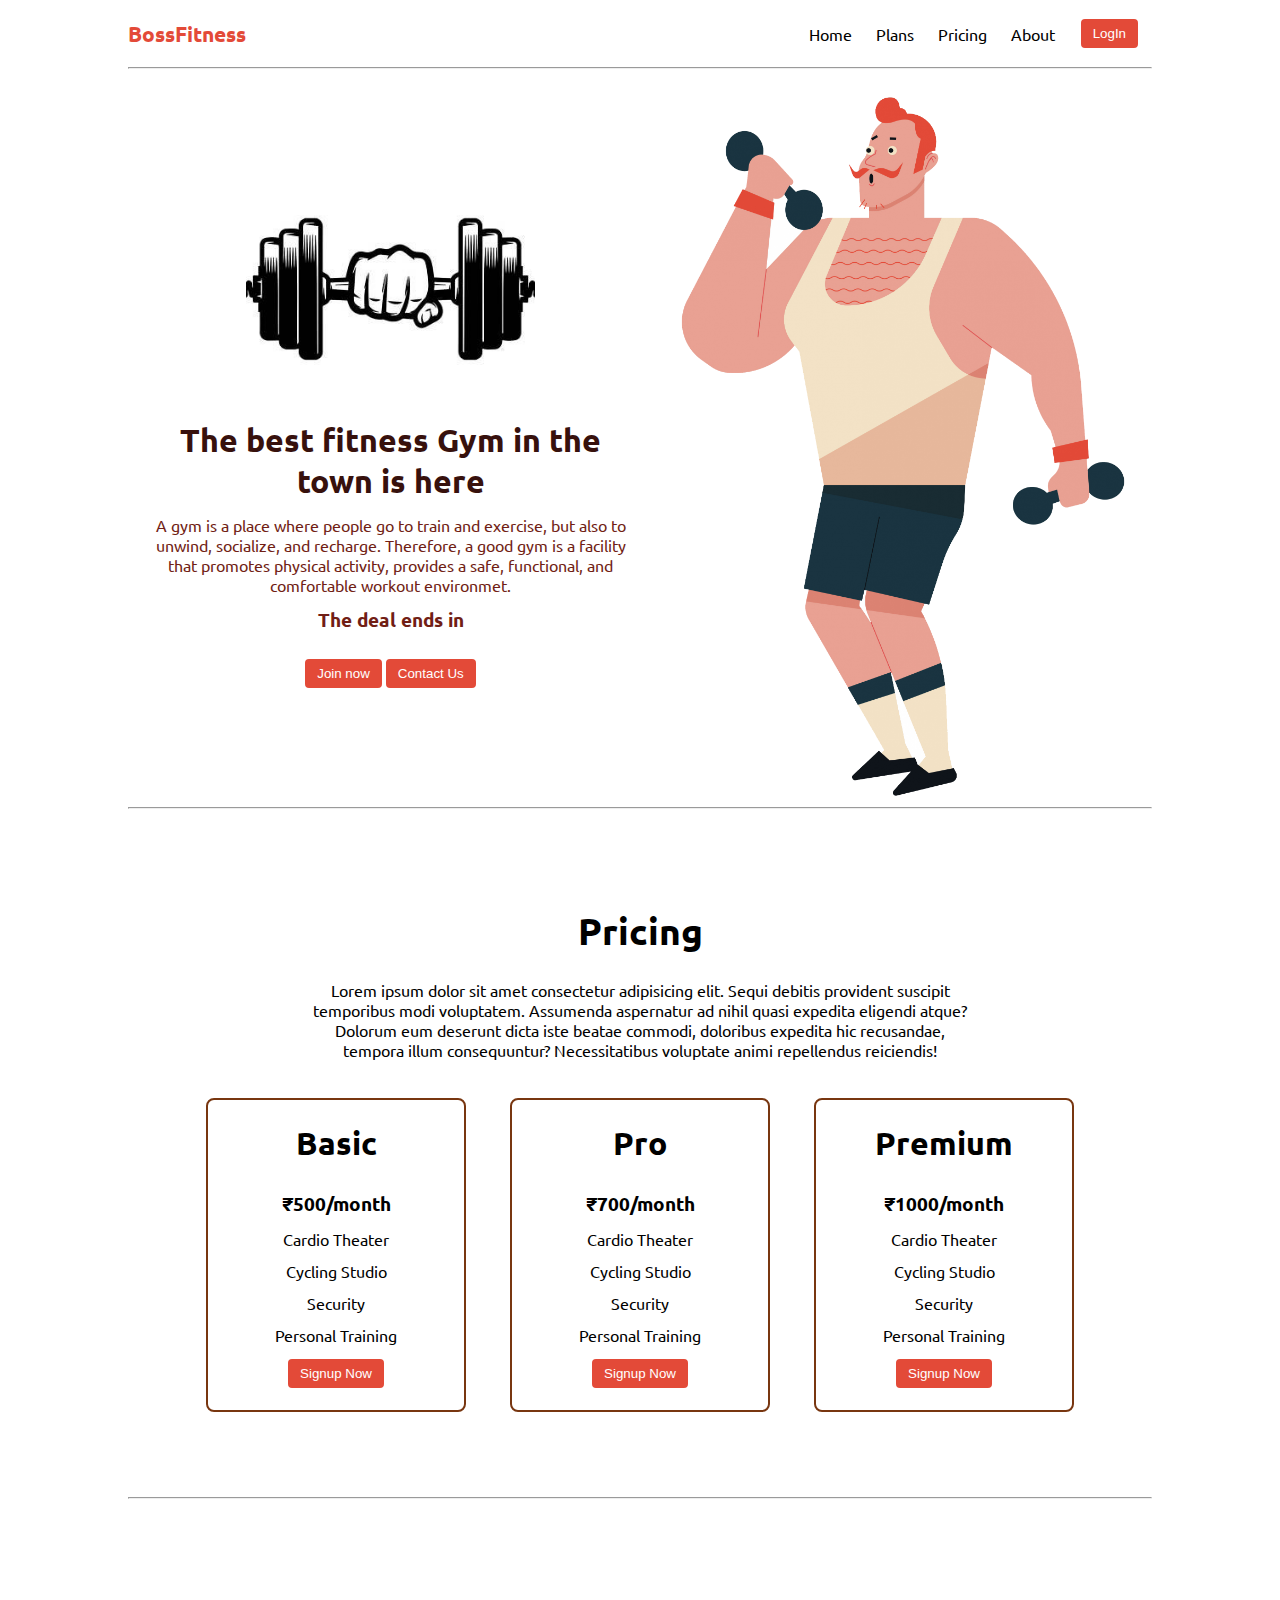
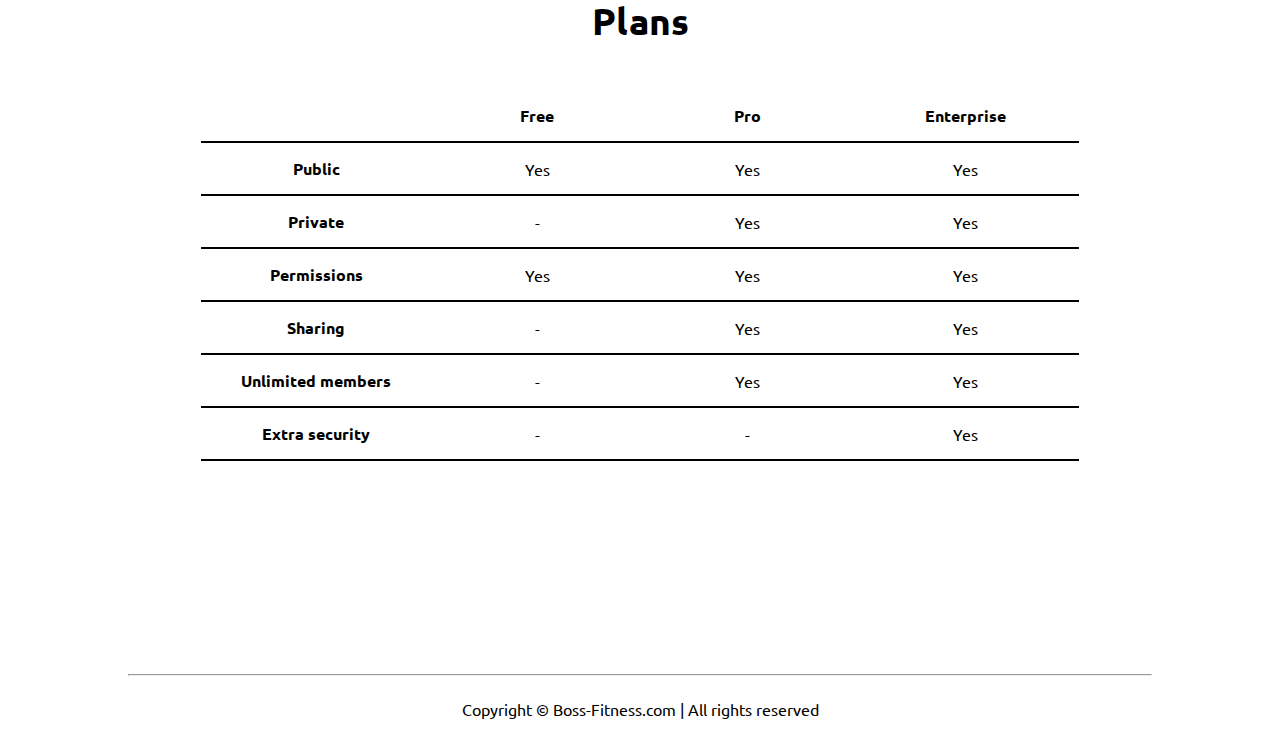
<file: index.html>
<!DOCTYPE html>
<html lang="en">

<head>
    <meta charset="UTF-8">
    <meta http-equiv="X-UA-Compatible" content="IE=edge">
    <meta name="viewport" content="width=device-width, initial-scale=1.0">
    <title>HarryFitness - The best fitness gym in the town</title>
    <link rel="stylesheet" href="style.css">
    <script src="timer.js"></script>
    <link rel="stylesheet" href="utils.css">
</head>

<body class='overflow-x-hidden'>
    <div class="container mx-auto">
        <header>
            <nav class="flex justify-between" >
                <div class="logo font-bold flex items-center text-blue">BossFitness</div>
                <ul class="navbar flex items-center" id="navbar">
                   <li class="navbar-hover">Home</li>
                   <li class="navbar-hover">Plans</li>
                   <li class="navbar-hover">Pricing</li>
                   <li class="navbar-hover">About</li>
                   <!-- <li><a href="login.html" target="_blank">Log</a></li>
                    <li><button class="btn">LogIn</button></li> -->
                    <li><a href="login.html"><button class="btn">LogIn</button></a></li>
                </ul>
            </nav>
            <hr>
        </header>
        <main class="min-h-screen">
            <section class="section1">
                <div class="flex">
                    <div class="topleft flex flex-col justify-center px-2">
                        <div class=" text-center">
                            <img class="dumbellimg" src="dumbell.png" alt="">
                        </div>
                        <h1 class="my-1 text-center">The best fitness Gym in the town is here</h1>
                        <p class=" text-center">A gym is a place where people go to train and exercise, but also to unwind, socialize, and recharge. Therefore, a good gym is a facility that promotes physical activity, provides a safe, functional, and comfortable workout environmet.</p>
                            <!-- Display the countdown timer in an element -->
                            <p class="deal text-center">The deal ends in <span id="demo"></span></p>
                            <div class="buttons">
                                <a href="joinus.html"><button class="btn">Join now</button></a>
                                
                                <a href="contact.html"><button class="btn">Contact Us</button></a>
                            
                            </div>
                    </div>
                    <div class="topright flex justify-center">
                        <img class="gymimg" src="gym.png" alt="">
                    </div>
                </div>
            </section>
            <hr>
            <section class="section2">
                <h1 class="text-center my-2">Pricing</h1>
                <p class="my-2">Lorem ipsum dolor sit amet consectetur adipisicing elit. Sequi debitis provident
                    suscipit temporibus modi voluptatem. Assumenda aspernatur ad nihil quasi expedita eligendi atque?
                    Dolorum eum deserunt dicta iste beatae commodi, doloribus expedita hic recusandae, tempora illum
                    consequuntur? Necessitatibus voluptate animi repellendus reiciendis!</p>
                <div class="boxes flex justify-center">
                    <div class="box">
                        <h2>Basic</h2>
                        <ul>
                            <li class="highlighted">₹500/month</li>
                            <li>Cardio Theater</li>
                            <li>Cycling Studio</li>
                            <li>Security</li>
                            <li>Personal Training</li>
                            <li><a href="joinus.html"><button class="btn">Signup Now</button></a></li>
                        </ul>
                        </ul>
                    </div>
                    <div class="box">
                        <h2>Pro</h2>
                        <ul>
                            <li class="highlighted">₹700/month</li>
                            <li>Cardio Theater</li>
                            <li>Cycling Studio</li>
                            <li>Security</li>
                            <li>Personal Training</li>
                            <li><a href="joinus.html"><button class="btn">Signup Now</button></a></li>
                        </ul>
                    </div>
                    <div class="box">
                        <h2>Premium</h2>
                        <ul>
                            <li class="highlighted">₹1000/month</li>
                            <li>Cardio Theater</li>
                            <li>Cycling Studio</li>
                            <li>Security</li>
                            <li>Personal Training</li>
                            <li><a href="joinus.html"><button class="btn">Signup Now</button></a></li>
                        </ul>
                        </ul>
                    </div>

                </div>
            </section>
            <hr>
            <section class="section3">
                <h1 class="text-center my-2">Plans</h1>
                <div class="container plantable">
                    <table class="table text-center">
                      <thead>
                        <tr>
                          <th></th><th>Free</th>
                          <th>Pro</th>
                          <th>Enterprise</th>
                        </tr>
                      </thead>
                      <tbody>
                        <tr>
                          <th scope="row" class="text-start">Public</th>
                          <td>Yes</svg></td>
                          <td>Yes</svg></td>
                          <td>Yes</svg></td>
                        </tr>
                        <tr>
                          <th scope="row" class="text-start">Private</th>
                          <td>-</td>
                          <td>Yes</svg></td>
                          <td>Yes</svg></td>
                        </tr>
                      </tbody>
              
                      <tbody>
                        <tr>
                          <th scope="row" class="text-start">Permissions</th>
                          <td>Yes</svg></td>
                          <td>Yes</svg></td>
                          <td>Yes</svg></td>
                        </tr>
                        <tr>
                          <th scope="row" class="text-start">Sharing</th>
                          <td>-</td>
                          <td>Yes</svg></td>
                          <td>Yes</svg></td>
                        </tr>
                        <tr>
                          <th scope="row" class="text-start">Unlimited members</th>
                          <td>-</td>
                          <td>Yes</svg></td>
                          <td>Yes</svg></td>
                        </tr>
                        <tr>
                          <th scope="row" class="text-start">Extra security</th>
                          <td>-</td>
                          <td>-</td>
                          <td>Yes</svg></td>
                        </tr>
                      </tbody>
                    </table>
            </section>
            <hr>
        </main>

        
        <footer>
            Copyright &copy; Boss-Fitness.com | All rights reserved
        </footer>

    </div>
</body>

</html>
</file>
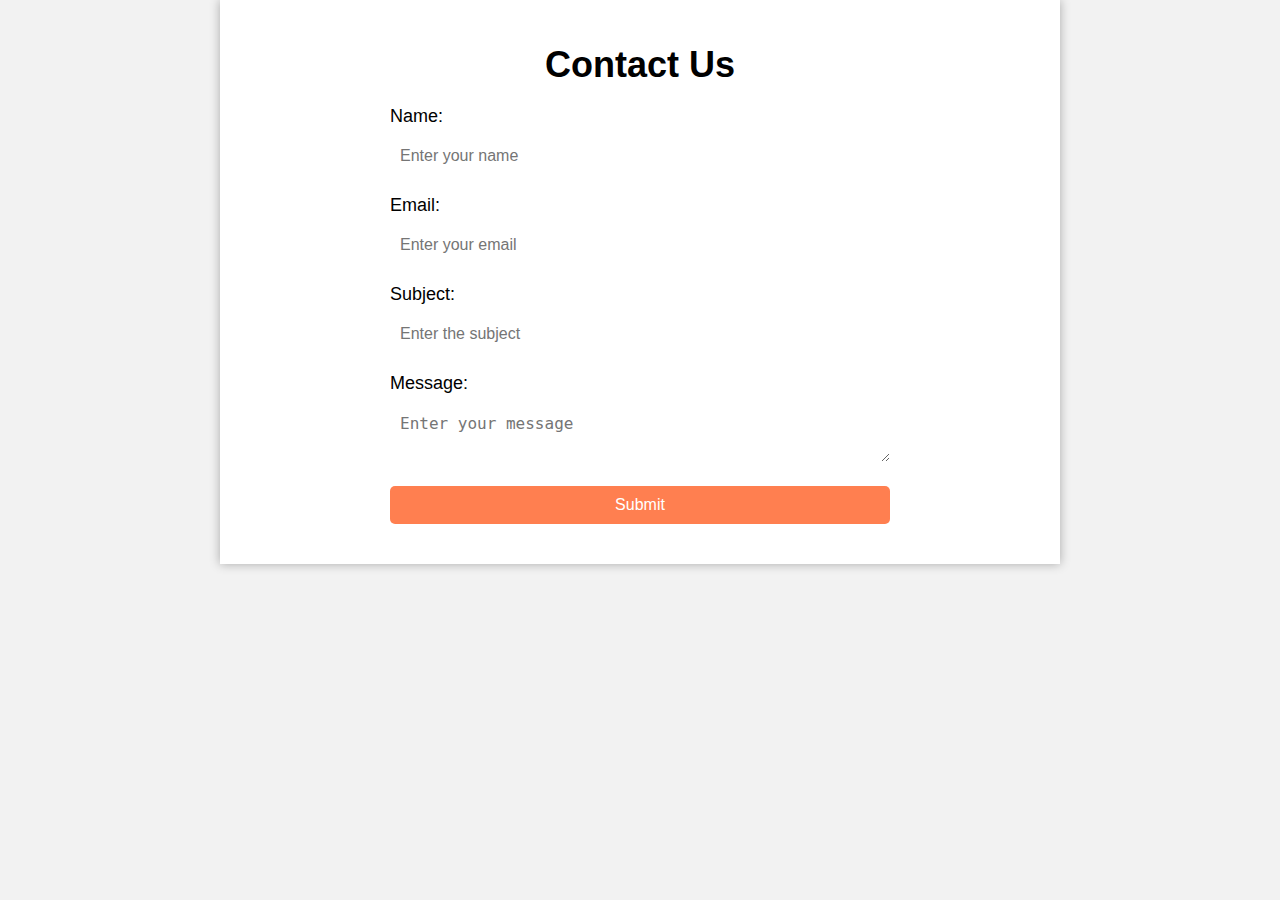
<file: contact.html>
<!DOCTYPE html>
<html>
<head>
	<title>Contact Us - Gym Website</title>
	<style>
		body {
			font-family: Arial, sans-serif;
			background-color: #f2f2f2;
			margin: 0;
			padding: 0;
		}

		.container {
			max-width: 800px;
			margin: 0 auto;
			padding: 20px;
			background-color: #fff;
			box-shadow: 0 0 10px rgba(0,0,0,0.3);
		}

		h1 {
			font-size: 36px;
			margin-bottom: 20px;
			text-align: center;
		}

		form {
			max-width: 500px;
			margin: 0 auto;
		}

		label {
			display: block;
			font-size: 18px;
			margin-bottom: 10px;
		}

		input, textarea {
			font-size: 16px;
			padding: 10px;
			border-radius: 5px;
			border: none;
			width: 100%;
			margin-bottom: 20px;
			box-sizing: border-box;
		}

		input[type="submit"] {
			background-color: #ff7f50;
			color: #fff;
			cursor: pointer;
		}

		input[type="submit"]:hover {
			background-color: #ff6347;
		}

		@media (max-width: 768px) {
			h1 {
				font-size: 24px;
			}

			form {
				max-width: 100%;
			}
		}
	</style>
</head>
<body>
	<div class="container">
		<h1>Contact Us</h1>
		<form action="#" method="post">
			<label for="name">Name:</label>
			<input type="text" id="name" name="name" placeholder="Enter your name" required>

			<label for="email">Email:</label>
			<input type="email" id="email" name="email" placeholder="Enter your email" required>

			<label for="subject">Subject:</label>
			<input type="text" id="subject" name="subject" placeholder="Enter the subject" required>

			<label for="message">Message:</label>
			<textarea id="message" name="message" placeholder="Enter your message" required></textarea>

			<input type="submit" value="Submit">
		</form>
	</div>
</body>
</html>
</file>
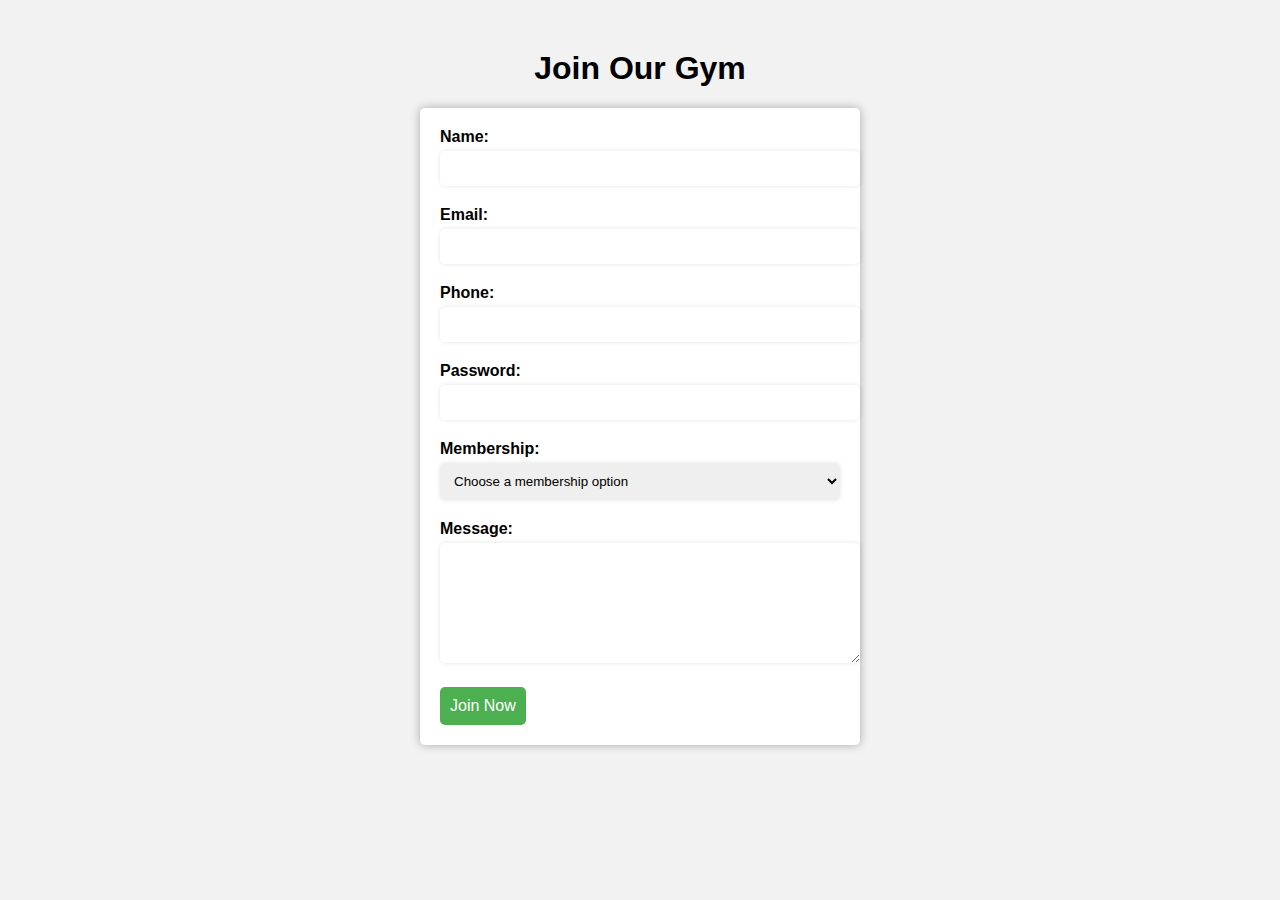
<file: joinus.html>
<!DOCTYPE html>
<html>
<head>
	<title>Join Our Gym</title>
	<style>
		body {
			font-family: Arial, sans-serif;
			background-color: #f2f2f2;
		}
		h1 {
			text-align: center;
			margin-top: 50px;
		}
		form {
			width: 400px;
			margin: 0 auto;
			background-color: #fff;
			padding: 20px;
			border-radius: 5px;
			box-shadow: 0 0 10px rgba(0, 0, 0, 0.3);
		}
		input[type="text"], input[type="email"], input[type="password"], select {
			width: 100%;
			padding: 10px;
			margin-bottom: 20px;
			border: none;
			border-radius: 5px;
			box-shadow: 0 0 5px rgba(0, 0, 0, 0.1);
		}
		input[type="submit"] {
			background-color: #4CAF50;
			color: #fff;
			border: none;
			border-radius: 5px;
			padding: 10px;
			cursor: pointer;
			font-size: 16px;
			transition: background-color 0.3s ease;
		}
		input[type="submit"]:hover {
			background-color: #3e8e41;
		}
		label {
			display: block;
			margin-bottom: 5px;
			font-weight: bold;
		}
		textarea {
			width: 100%;
			height: 100px;
			padding: 10px;
			margin-bottom: 20px;
			border: none;
			border-radius: 5px;
			box-shadow: 0 0 5px rgba(0, 0, 0, 0.1);
		}
	</style>
</head>
<body>
	<h1>Join Our Gym</h1>
	<form action="#" method="post">
		<label for="name">Name:</label>
		<input type="text" id="name" name="name" required>

		<label for="email">Email:</label>
		<input type="email" id="email" name="email" required>

		<label for="phone">Phone:</label>
		<input type="text" id="phone" name="phone" required>

		<label for="password">Password:</label>
		<input type="password" id="password" name="password" required>

		<label for="membership">Membership:</label>
		<select id="membership" name="membership" required>
			<option value="">Choose a membership option</option>
			<option value="basic">Basic</option>
			<option value="pro">Pro</option>
			<option value="premium">Premium</option>
		</select>

		<label for="message">Message:</label>
		<textarea id="message" name="message"></textarea>

		<input type="submit" value="Join Now">
	</form>
</body>
</html>
</file>
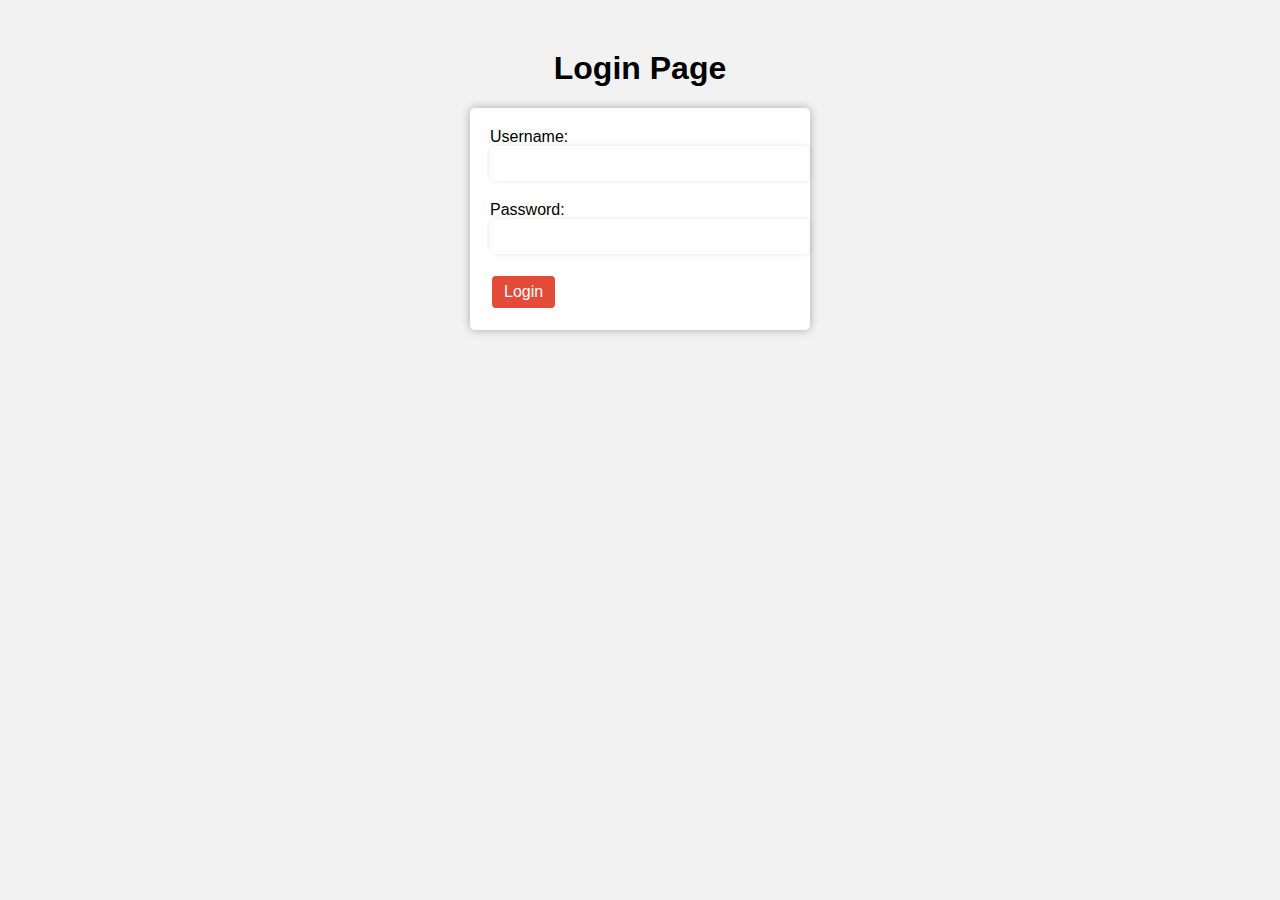
<file: login.html>
<!DOCTYPE html>
<html>
  <head>
    <title>Login Page</title>
    <style>
      body {
        font-family: Arial, sans-serif;
        background-color: #f2f2f2;
      }
      h1 {
        text-align: center;
        margin-top: 50px;
      }
      form {
        width: 300px;
        margin: 0 auto;
        background-color: #fff;
        padding: 20px;
        border-radius: 5px;
        box-shadow: 0 0 10px rgba(0, 0, 0, 0.3);
      }
      input[type="text"],
      input[type="password"] {
        width: 100%;
        padding: 10px;
        margin-bottom: 20px;
        border: none;
        border-radius: 5px;
        box-shadow: 0 0 5px rgba(0, 0, 0, 0.1);
      }
      input[type="submit"] {
        background-color: rgb(227 74 56);
        padding: 7px 12px;
        border: 2px solid white;
        border-radius: 6px;
        cursor: pointer;
        color: white;
        background-color: rgb(227 74 56);

        font-size: 16px;
        transition: background-color 0.3s ease;
      }
      input[type="submit"]:hover {
        background-color: #3e8e41;
      }
    </style>
  </head>
  <body>
    <h1>Login Page</h1>
    <form action="#" method="post">
      <label for="username">Username:</label>
      <input type="text" id="username" name="username" required />
      <label for="password">Password:</label>
      <input type="password" id="password" name="password" required />
      <input type="submit" value="Login" />
    </form>
  </body>
</html>
</file>
<file: style.css>
@import url('https://fonts.googleapis.com/css2?family=Ubuntu:wght@300&display=swap');

html {
    scroll-behavior: smooth;
  }
  
*{
    margin: 0;
    padding: 0;
}

.container{
    max-width: 80vw;
    font-family: 'Ubuntu', sans-serif;
}

.navbar{
    display: flex;
    height: 67px;
}
.navbar li{
    list-style: none;
    margin: 0 12px;
}

.topleft{
    width: 50%;
}

.topright{ 
    width: 50%;
}

.section1{
   max-height: 100vh; 
   color: #711e15;
}

.section1 h1{
    color: #37110d;
    font-size: 2rem;
}

.logo{
    font-size: 1.3rem;
}

.dumbellimg{
    width: 289px;
}

.topright .gymimg{
    width: 466px;
}

.section2{
    padding: 73px;
}

.section2 h1{
    font-size: 2.3rem;
}

.section2 p{
    padding: 0 8vw;
    text-align: center;
}

.box{
    padding: 8px 0;
    margin: 12px 22px;
    min-width: 20vw;
    border: 2px solid rgb(120, 54, 16);
    border-radius: 8px;
    text-align: center;
}

.box h2{
    font-size: 2rem;
    padding: 15px 0;
}

.highlighted{
    font-size: 1.2rem;
    font-weight: bolder;
}

.box ul{
    list-style-type: none;
}

.box ul li{
   margin: 12px 2px;
}

.plantable{
    display: flex;
    justify-content: center;
    align-items: center;
}

.section3 table{
    width: 100%;
    margin-bottom: 140px;
    margin-top: 20px;
    border-collapse: collapse;
}

.section3 table th{ 
    width: 23vw; 
    border-bottom: 2px solid black;
    padding: 15px 0;
} 

.section3 table td{   
    border-bottom: 2px solid black; 
} 
 

.section3 h1{
    font-size: 2.3rem;
}

.section3{
    padding: 73px;
}

footer{
    padding: 23px;
    text-align: center;
}
.buttons{
    display: flex;
    justify-content: center;
    align-items: center;
    margin: 12px;
}

.deal{
    font-size: 1.2rem;
    font-weight: bolder;
    margin: 12px 0;
}

text-center p{
    font-family: cursive, Arial, Helvetica, sans-serif;
}

.navbar-hover:hover{
cursor: pointer;

border-bottom: 2px solid black;
}
</file>
<file: utils.css>
.min-h-screen{
    min-height: 100vh;
}

.bg-red{
    background-color: red;
}

.mx-auto{
    margin-left: auto;
    margin-right: auto;
}

.flex{
    display: flex;
}

.items-center{
    align-items: center;
}

.justify-between{
    justify-content: space-between;
    
}

.justify-center{
    justify-content: center;
}

.flex-col{
    flex-direction: column;
}

.font-bold{
    font-weight: bolder;
}

.my-1{
    margin-top: 13px;
    margin-bottom: 13px;
}

.my-2{
    margin-top: 26px;
    margin-bottom: 26px;
}

.px-2{
    padding-left: 13px;
    padding-right: 13px;
}

.text-blue{
    color: rgb(227 74 56);;
}

.btn{
    padding:7px 12px;
    border: 2px solid white;
    border-radius: 6px;
    cursor: pointer;
    color: white;
    background-color: rgb(227 74 56);;
}

.overflow-x-hidden{
    overflow-x: hidden;
}

.text-center{
    text-align: center;
}
</file>
